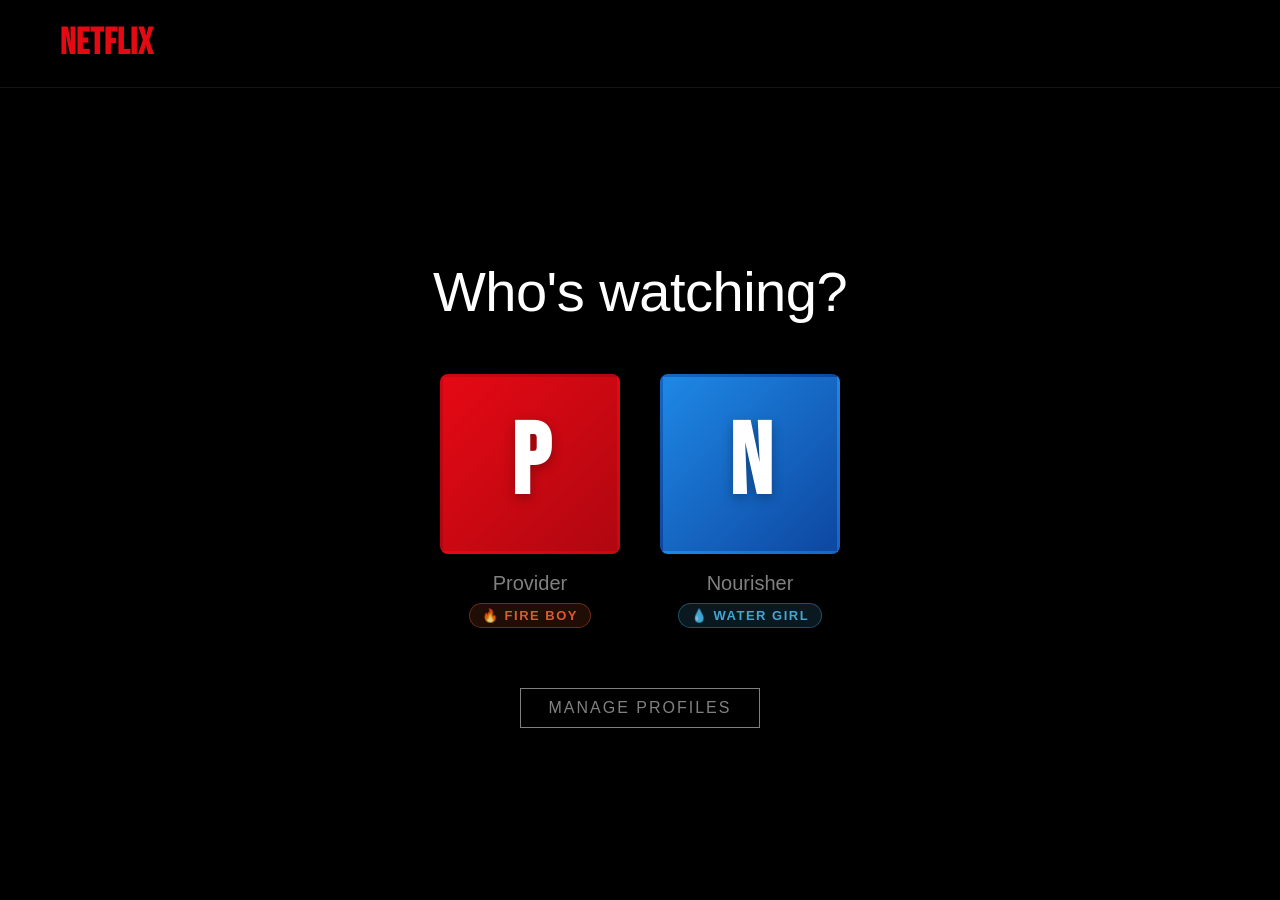
<file: index.html>
<!DOCTYPE html>
<html lang="en">
<head>
    <meta charset="UTF-8">
    <meta name="viewport" content="width=device-width, initial-scale=1.0">
    <title>Netflix - Who's Watching?</title>
    <link rel="stylesheet" href="styles.css">
    <link rel="preconnect" href="https://fonts.googleapis.com">
    <link rel="preconnect" href="https://fonts.gstatic.com" crossorigin>
    <link href="https://fonts.googleapis.com/css2?family=Netflix+Sans:wght@400;500;700&family=Bebas+Neue&display=swap" rel="stylesheet">
</head>
<body>
    <div class="netflix-intro" id="netflixIntro">
        <div class="intro-logo">
            <span class="intro-letter">N</span>
            <span class="intro-letter">E</span>
            <span class="intro-letter">T</span>
            <span class="intro-letter">F</span>
            <span class="intro-letter">L</span>
            <span class="intro-letter">I</span>
            <span class="intro-letter">X</span>
        </div>
    </div>

    <header class="top-bar">
        <div class="logo">NETFLIX</div>
    </header>

    <main class="profile-container">
        <h1 class="title">Who's watching?</h1>

        <div class="profiles">
            <div class="profile" data-profile="provider">
                <div class="profile-avatar provider-avatar">
                    <span class="avatar-letter">P</span>
                </div>
                <div class="profile-name">Provider</div>
                <div class="profile-tag fire-tag">🔥 Fire Boy</div>
            </div>

            <div class="profile" data-profile="nourisher">
                <div class="profile-avatar nourisher-avatar">
                    <span class="avatar-letter">N</span>
                </div>
                <div class="profile-name">Nourisher</div>
                <div class="profile-tag water-tag">💧 Water Girl</div>
            </div>
        </div>

        <button class="manage-btn">Manage Profiles</button>
    </main>

    <!-- Provider roast modal -->
    <div class="roast-overlay" id="roastOverlay">
        <div class="roast-box" id="roastBox">
            <div class="roast-emoji" id="roastEmoji">🔥</div>
            <p class="roast-text">
                <span class="roast-line" id="line1">Bro... 💀</span>
                <span class="roast-line" id="line2">I hate to break it to you but—</span>
                <span class="roast-line" id="line3">YOU ARE A <strong>NOURISHER.</strong> 🍼</span>
            </p>
            <button class="roast-close" id="roastClose">I can't believe this 😤</button>
        </div>
    </div>

    <script src="script.js"></script>
</body>
</html>
</file>
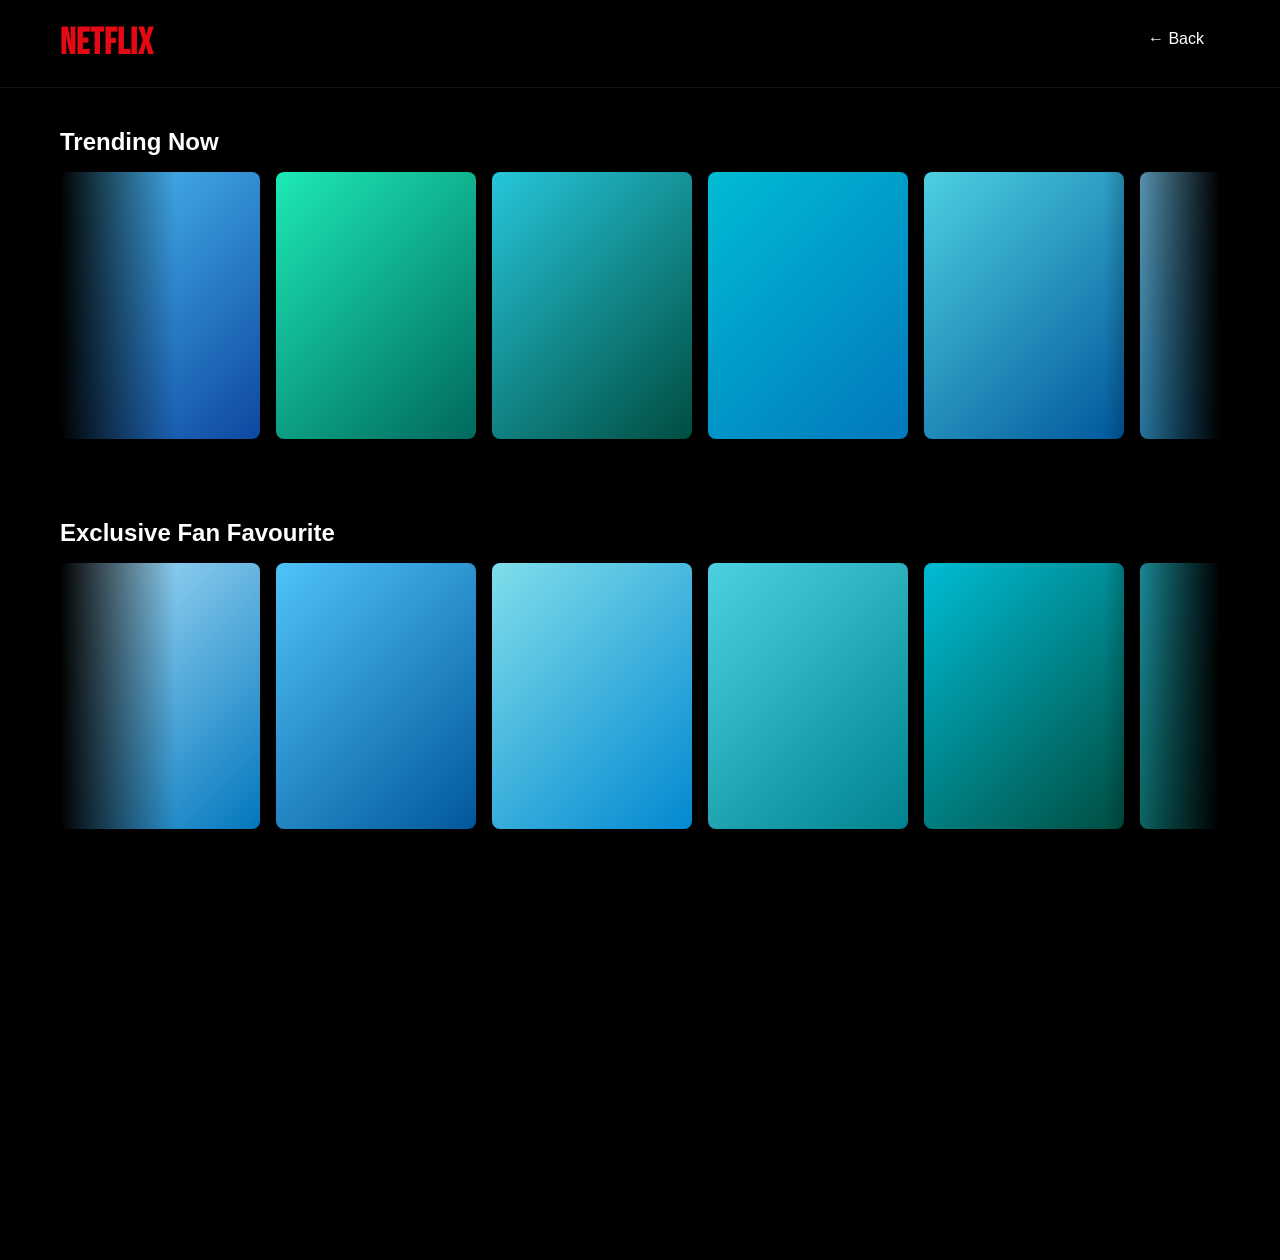
<file: nourisher.html>
<!DOCTYPE html>
<html lang="en">
<head>
    <meta charset="UTF-8">
    <meta name="viewport" content="width=device-width, initial-scale=1.0">
    <title>Netflix - Nourisher</title>
    <link rel="stylesheet" href="styles.css">
    <link rel="preconnect" href="https://fonts.googleapis.com">
    <link rel="preconnect" href="https://fonts.gstatic.com" crossorigin>
    <link href="https://fonts.googleapis.com/css2?family=Netflix+Sans:wght@400;500;700&family=Bebas+Neue&display=swap" rel="stylesheet">
</head>
<body class="nourisher-page">
    <header class="top-bar">
        <div class="logo">NETFLIX</div>
        <button class="back-btn" id="backBtn">← Back</button>
    </header>

    <!-- Section 1: Trending Now -->
    <section class="content-section">
        <h2 class="section-title">Trending Now</h2>
        <div class="scroll-container">
            <div class="tiles-scroll">
                <div class="tile" data-message="Tile 1 message">
                    <div class="tile-image" style="background: linear-gradient(135deg, #4fc3f7 0%, #0d47a1 100%);"></div>
                </div>
                <div class="tile" data-message="Tile 2 message">
                    <div class="tile-image" style="background: linear-gradient(135deg, #1de9b6 0%, #00695c 100%);"></div>
                </div>
                <div class="tile" data-message="Tile 3 message">
                    <div class="tile-image" style="background: linear-gradient(135deg, #26c6da 0%, #004d40 100%);"></div>
                </div>
                <div class="tile" data-message="Tile 4 message">
                    <div class="tile-image" style="background: linear-gradient(135deg, #00bcd4 0%, #0277bd 100%);"></div>
                </div>
                <div class="tile" data-message="Tile 5 message">
                    <div class="tile-image" style="background: linear-gradient(135deg, #4dd0e1 0%, #01579b 100%);"></div>
                </div>
                <div class="tile" data-message="Tile 6 message">
                    <div class="tile-image" style="background: linear-gradient(135deg, #81d4fa 0%, #0288d1 100%);"></div>
                </div>
                <!-- Duplicate for infinite scroll -->
                <div class="tile" data-message="Tile 1 message">
                    <div class="tile-image" style="background: linear-gradient(135deg, #4fc3f7 0%, #0d47a1 100%);"></div>
                </div>
                <div class="tile" data-message="Tile 2 message">
                    <div class="tile-image" style="background: linear-gradient(135deg, #1de9b6 0%, #00695c 100%);"></div>
                </div>
                <div class="tile" data-message="Tile 3 message">
                    <div class="tile-image" style="background: linear-gradient(135deg, #26c6da 0%, #004d40 100%);"></div>
                </div>
                <div class="tile" data-message="Tile 4 message">
                    <div class="tile-image" style="background: linear-gradient(135deg, #00bcd4 0%, #0277bd 100%);"></div>
                </div>
                <div class="tile" data-message="Tile 5 message">
                    <div class="tile-image" style="background: linear-gradient(135deg, #4dd0e1 0%, #01579b 100%);"></div>
                </div>
                <div class="tile" data-message="Tile 6 message">
                    <div class="tile-image" style="background: linear-gradient(135deg, #81d4fa 0%, #0288d1 100%);"></div>
                </div>
            </div>
        </div>
    </section>

    <!-- Section 2: Exclusive Fan Favourite -->
    <section class="content-section">
        <h2 class="section-title">Exclusive Fan Favourite</h2>
        <div class="scroll-container">
            <div class="tiles-scroll">
                <div class="tile" data-message="Tile 7 message">
                    <div class="tile-image" style="background: linear-gradient(135deg, #b3e5fc 0%, #0277bd 100%);"></div>
                </div>
                <div class="tile" data-message="Tile 8 message">
                    <div class="tile-image" style="background: linear-gradient(135deg, #4fc3f7 0%, #01579b 100%);"></div>
                </div>
                <div class="tile" data-message="Tile 9 message">
                    <div class="tile-image" style="background: linear-gradient(135deg, #80deea 0%, #0288d1 100%);"></div>
                </div>
                <div class="tile" data-message="Tile 10 message">
                    <div class="tile-image" style="background: linear-gradient(135deg, #4dd0e1 0%, #00838f 100%);"></div>
                </div>
                <div class="tile" data-message="Tile 11 message">
                    <div class="tile-image" style="background: linear-gradient(135deg, #00bcd4 0%, #004d40 100%);"></div>
                </div>
                <div class="tile" data-message="Tile 12 message">
                    <div class="tile-image" style="background: linear-gradient(135deg, #26c6da 0%, #00695c 100%);"></div>
                </div>
                <!-- Duplicate for infinite scroll -->
                <div class="tile" data-message="Tile 7 message">
                    <div class="tile-image" style="background: linear-gradient(135deg, #b3e5fc 0%, #0277bd 100%);"></div>
                </div>
                <div class="tile" data-message="Tile 8 message">
                    <div class="tile-image" style="background: linear-gradient(135deg, #4fc3f7 0%, #01579b 100%);"></div>
                </div>
                <div class="tile" data-message="Tile 9 message">
                    <div class="tile-image" style="background: linear-gradient(135deg, #80deea 0%, #0288d1 100%);"></div>
                </div>
                <div class="tile" data-message="Tile 10 message">
                    <div class="tile-image" style="background: linear-gradient(135deg, #4dd0e1 0%, #00838f 100%);"></div>
                </div>
                <div class="tile" data-message="Tile 11 message">
                    <div class="tile-image" style="background: linear-gradient(135deg, #00bcd4 0%, #004d40 100%);"></div>
                </div>
                <div class="tile" data-message="Tile 12 message">
                    <div class="tile-image" style="background: linear-gradient(135deg, #26c6da 0%, #00695c 100%);"></div>
                </div>
            </div>
        </div>
    </section>

    <!-- Section 3: Top 5 -->
    <section class="content-section">
        <h2 class="section-title">Top 5</h2>
        <div class="scroll-container">
            <div class="tiles-scroll">
                <div class="tile" data-message="Tile 13 message">
                    <div class="tile-image" style="background: linear-gradient(135deg, #80deea 0%, #0288d1 100%);"></div>
                </div>
                <div class="tile" data-message="Tile 14 message">
                    <div class="tile-image" style="background: linear-gradient(135deg, #4fc3f7 0%, #0277bd 100%);"></div>
                </div>
                <div class="tile" data-message="Tile 15 message">
                    <div class="tile-image" style="background: linear-gradient(135deg, #1de9b6 0%, #00695c 100%);"></div>
                </div>
                <div class="tile" data-message="Tile 16 message">
                    <div class="tile-image" style="background: linear-gradient(135deg, #00bcd4 0%, #004d40 100%);"></div>
                </div>
                <div class="tile" data-message="Tile 17 message">
                    <div class="tile-image" style="background: linear-gradient(135deg, #26c6da 0%, #00695c 100%);"></div>
                </div>
                <div class="tile" data-message="Tile 18 message">
                    <div class="tile-image" style="background: linear-gradient(135deg, #81d4fa 0%, #0288d1 100%);"></div>
                </div>
                <!-- Duplicate for infinite scroll -->
                <div class="tile" data-message="Tile 13 message">
                    <div class="tile-image" style="background: linear-gradient(135deg, #80deea 0%, #0288d1 100%);"></div>
                </div>
                <div class="tile" data-message="Tile 14 message">
                    <div class="tile-image" style="background: linear-gradient(135deg, #4fc3f7 0%, #0277bd 100%);"></div>
                </div>
                <div class="tile" data-message="Tile 15 message">
                    <div class="tile-image" style="background: linear-gradient(135deg, #1de9b6 0%, #00695c 100%);"></div>
                </div>
                <div class="tile" data-message="Tile 16 message">
                    <div class="tile-image" style="background: linear-gradient(135deg, #00bcd4 0%, #004d40 100%);"></div>
                </div>
                <div class="tile" data-message="Tile 17 message">
                    <div class="tile-image" style="background: linear-gradient(135deg, #26c6da 0%, #00695c 100%);"></div>
                </div>
                <div class="tile" data-message="Tile 18 message">
                    <div class="tile-image" style="background: linear-gradient(135deg, #81d4fa 0%, #0288d1 100%);"></div>
                </div>
            </div>
        </div>
    </section>

    <!-- Message Modal -->
    <div class="tile-modal" id="tileModal">
        <div class="modal-content">
            <p class="modal-message" id="modalMessage"></p>
            <button class="modal-close" id="modalClose">✕</button>
        </div>
    </div>

    <script src="nourisher.js"></script>
</body>
</html>
</file>
<file: styles.css>
* {
    margin: 0;
    padding: 0;
    box-sizing: border-box;
}

.netflix-intro {
    position: fixed;
    inset: 0;
    background-color: #000;
    z-index: 9999;
    display: flex;
    align-items: center;
    justify-content: center;
    animation: introFadeOut 0.8s ease-in 3.2s forwards;
}

.intro-logo {
    font-family: 'Bebas Neue', sans-serif;
    font-size: clamp(80px, 18vw, 220px);
    color: #e50914;
    letter-spacing: 4px;
    display: flex;
    transform: scale(0.3);
    opacity: 0;
    animation: introZoom 2.4s cubic-bezier(0.2, 0.8, 0.2, 1) forwards;
    text-shadow:
        0 0 20px rgba(229, 9, 20, 0.7),
        0 0 60px rgba(229, 9, 20, 0.4);
}

.intro-letter {
    display: inline-block;
    opacity: 0;
    transform: translateY(40px);
    animation: letterDrop 0.5s ease-out forwards;
}

.intro-letter:nth-child(1) { animation-delay: 0.1s; }
.intro-letter:nth-child(2) { animation-delay: 0.2s; }
.intro-letter:nth-child(3) { animation-delay: 0.3s; }
.intro-letter:nth-child(4) { animation-delay: 0.4s; }
.intro-letter:nth-child(5) { animation-delay: 0.5s; }
.intro-letter:nth-child(6) { animation-delay: 0.6s; }
.intro-letter:nth-child(7) { animation-delay: 0.7s; }

@keyframes introZoom {
    0% {
        transform: scale(0.3);
        opacity: 0;
    }
    40% {
        transform: scale(1);
        opacity: 1;
    }
    80% {
        transform: scale(1);
        opacity: 1;
    }
    100% {
        transform: scale(1.4);
        opacity: 0.9;
    }
}

@keyframes letterDrop {
    0% {
        opacity: 0;
        transform: translateY(40px);
    }
    100% {
        opacity: 1;
        transform: translateY(0);
    }
}

@keyframes introFadeOut {
    0% {
        opacity: 1;
        visibility: visible;
    }
    100% {
        opacity: 0;
        visibility: hidden;
    }
}

.netflix-intro.done {
    display: none;
}

.profile-container,
.top-bar {
    opacity: 0;
    animation: contentFadeIn 1s ease-out 3.6s forwards;
}

@keyframes contentFadeIn {
    from { opacity: 0; transform: translateY(10px); }
    to { opacity: 1; transform: translateY(0); }
}

html, body {
    height: 100%;
    background-color: #000;
    color: #fff;
    font-family: 'Netflix Sans', 'Helvetica Neue', Helvetica, Arial, sans-serif;
    overflow-x: hidden;
}

.top-bar {
    padding: 22px 60px;
    border-bottom: 1px solid rgba(255, 255, 255, 0.08);
}

.logo {
    color: #e50914;
    font-family: 'Bebas Neue', sans-serif;
    font-size: 36px;
    font-weight: 700;
    letter-spacing: 1px;
}

.profile-container {
    min-height: calc(100vh - 90px);
    display: flex;
    flex-direction: column;
    align-items: center;
    justify-content: center;
    padding: 40px 20px;
}

.title {
    font-size: 56px;
    font-weight: 400;
    margin-bottom: 50px;
    color: #fff;
    text-align: center;
    letter-spacing: -0.5px;
}

.profiles {
    display: flex;
    gap: 40px;
    flex-wrap: wrap;
    justify-content: center;
    margin-bottom: 60px;
}

.profile {
    display: flex;
    flex-direction: column;
    align-items: center;
    cursor: pointer;
    transition: transform 0.2s ease;
}

.profile-avatar {
    width: 180px;
    height: 180px;
    border-radius: 8px;
    display: flex;
    align-items: center;
    justify-content: center;
    border: 3px solid transparent;
    transition: border-color 0.2s ease, transform 0.2s ease;
    position: relative;
    overflow: hidden;
}

.provider-avatar {
    background: linear-gradient(135deg, #e50914 0%, #b00710 100%);
}

.nourisher-avatar {
    background: linear-gradient(135deg, #1e88e5 0%, #0d47a1 100%);
}

.avatar-letter {
    font-size: 100px;
    font-weight: 700;
    color: #fff;
    text-shadow: 0 4px 12px rgba(0, 0, 0, 0.3);
    font-family: 'Bebas Neue', sans-serif;
}

.profile:hover .profile-avatar {
    border-color: #fff;
    transform: scale(1.02);
}

.profile:hover .profile-name {
    color: #fff;
}

.profile-name {
    margin-top: 18px;
    font-size: 20px;
    color: #808080;
    transition: color 0.2s ease;
    font-weight: 500;
}

.profile-tag {
    margin-top: 8px;
    font-size: 13px;
    font-weight: 700;
    letter-spacing: 1.5px;
    text-transform: uppercase;
    padding: 4px 12px;
    border-radius: 20px;
    opacity: 0.85;
    transition: opacity 0.2s ease, transform 0.2s ease;
}

.profile:hover .profile-tag {
    opacity: 1;
    transform: scale(1.05);
}

.fire-tag {
    color: #ff6b35;
    background: rgba(255, 107, 53, 0.15);
    border: 1px solid rgba(255, 107, 53, 0.4);
}

.water-tag {
    color: #4fc3f7;
    background: rgba(79, 195, 247, 0.15);
    border: 1px solid rgba(79, 195, 247, 0.4);
}

.manage-btn {
    background: transparent;
    border: 1px solid #808080;
    color: #808080;
    padding: 10px 28px;
    font-size: 16px;
    letter-spacing: 2px;
    cursor: pointer;
    transition: color 0.2s ease, border-color 0.2s ease;
    font-family: inherit;
    text-transform: uppercase;
}

.manage-btn:hover {
    color: #fff;
    border-color: #fff;
}

/* ── Provider roast modal ── */

.roast-overlay {
    position: fixed;
    inset: 0;
    background: rgba(0, 0, 0, 0.85);
    z-index: 9998;
    display: flex;
    align-items: center;
    justify-content: center;
    opacity: 0;
    visibility: hidden;
    transition: opacity 0.3s ease, visibility 0.3s ease;
}

.roast-overlay.show {
    opacity: 1;
    visibility: visible;
}

.roast-box {
    background: #1a1a1a;
    border: 2px solid #e50914;
    border-radius: 16px;
    padding: 48px 40px 36px;
    max-width: 480px;
    width: 90%;
    text-align: center;
    display: flex;
    flex-direction: column;
    align-items: center;
    gap: 20px;
    transform: scale(0.5) rotate(-6deg);
    opacity: 0;
    transition: transform 0.5s cubic-bezier(0.34, 1.56, 0.64, 1), opacity 0.4s ease;
}

.roast-overlay.show .roast-box {
    transform: scale(1) rotate(0deg);
    opacity: 1;
}

.roast-emoji {
    font-size: 64px;
    animation: heartbeat 1.2s ease-in-out infinite;
    display: block;
}

@keyframes heartbeat {
    0%, 100% { transform: scale(1) rotate(0deg); }
    25%       { transform: scale(1.2) rotate(-5deg); }
    50%       { transform: scale(1.1) rotate(5deg); }
    75%       { transform: scale(1.25) rotate(-3deg); }
}

.roast-text {
    display: flex;
    flex-direction: column;
    gap: 10px;
}

.roast-line {
    display: block;
    font-size: 26px;
    color: #fff;
    opacity: 0;
    transform: translateY(20px);
    transition: opacity 0.4s ease, transform 0.4s ease;
}

.roast-line strong {
    color: #e50914;
    font-size: 30px;
    display: inline-block;
    animation: none;
}

.roast-overlay.show .roast-line:nth-child(1) {
    opacity: 1; transform: translateY(0);
    transition-delay: 0.4s;
}
.roast-overlay.show .roast-line:nth-child(2) {
    opacity: 1; transform: translateY(0);
    transition-delay: 0.9s;
}
.roast-overlay.show .roast-line:nth-child(3) {
    opacity: 1; transform: translateY(0);
    transition-delay: 1.4s;
}

.roast-overlay.show .roast-line:nth-child(3) strong {
    animation: jiggle 0.5s ease 1.9s both;
}

@keyframes jiggle {
    0%   { transform: rotate(0deg) scale(1); }
    20%  { transform: rotate(-8deg) scale(1.1); }
    40%  { transform: rotate(8deg) scale(1.15); }
    60%  { transform: rotate(-5deg) scale(1.1); }
    80%  { transform: rotate(4deg) scale(1.05); }
    100% { transform: rotate(0deg) scale(1); }
}

.roast-close {
    margin-top: 10px;
    background: #e50914;
    color: #fff;
    border: none;
    padding: 12px 32px;
    font-size: 16px;
    border-radius: 6px;
    cursor: pointer;
    font-family: inherit;
    font-weight: 600;
    opacity: 0;
    transition: opacity 0.4s ease 2.2s, background 0.2s ease;
}

.roast-overlay.show .roast-close {
    opacity: 1;
}

.roast-close:hover {
    background: #b00710;
}

/* ── end roast modal ── */

/* ── Nourisher Page ── */

.nourisher-page {
    background-color: #000;
}

.back-btn {
    position: absolute;
    right: 60px;
    top: 22px;
    background: transparent;
    border: none;
    color: #fff;
    padding: 8px 16px;
    font-size: 16px;
    cursor: pointer;
    font-family: inherit;
    font-weight: 500;
    transition: opacity 0.2s ease;
}

.back-btn:hover {
    opacity: 0.7;
}

.content-section {
    padding: 40px 60px;
}

.section-title {
    font-size: 24px;
    font-weight: 600;
    color: #fff;
    margin-bottom: 16px;
}

.scroll-container {
    width: 100%;
    overflow: hidden;
    mask-image: linear-gradient(90deg, transparent 0%, black 10%, black 90%, transparent 100%);
    -webkit-mask-image: linear-gradient(90deg, transparent 0%, black 10%, black 90%, transparent 100%);
}

.tiles-scroll {
    display: flex;
    gap: 16px;
    animation: scroll-left 40s linear infinite;
}

.tile {
    flex-shrink: 0;
    width: 200px;
    cursor: pointer;
    border-radius: 8px;
    overflow: hidden;
    transition: transform 0.2s ease, box-shadow 0.2s ease;
}

.tile:hover {
    transform: scale(1.05);
    box-shadow: 0 8px 24px rgba(0, 0, 0, 0.6);
}

.tile-image {
    width: 100%;
    aspect-ratio: 9 / 12;
    display: flex;
    align-items: center;
    justify-content: center;
    font-size: 24px;
    color: #fff;
    font-weight: 700;
}

/* Tile Modal */
.tile-modal {
    position: fixed;
    inset: 0;
    background: rgba(0, 0, 0, 0.85);
    z-index: 9998;
    display: flex;
    align-items: center;
    justify-content: center;
    opacity: 0;
    visibility: hidden;
    transition: opacity 0.3s ease, visibility 0.3s ease;
}

.tile-modal.show {
    opacity: 1;
    visibility: visible;
}

.modal-content {
    background: #1a1a1a;
    border: 2px solid #4fc3f7;
    border-radius: 12px;
    padding: 48px 40px;
    max-width: 500px;
    width: 90%;
    text-align: center;
    position: relative;
    transform: scale(0.8);
    opacity: 0;
    transition: transform 0.4s cubic-bezier(0.34, 1.56, 0.64, 1), opacity 0.3s ease;
}

.tile-modal.show .modal-content {
    transform: scale(1);
    opacity: 1;
}

.modal-message {
    font-size: 36px;
    color: #fff;
    animation: messageSlideIn 0.6s ease 0.2s both;
}

@keyframes messageSlideIn {
    from {
        opacity: 0;
        transform: translateY(20px);
    }
    to {
        opacity: 1;
        transform: translateY(0);
    }
}

@keyframes scroll-left {
    0% {
        transform: translateX(0);
    }
    100% {
        transform: translateX(calc(-200px * 6 - 96px));
    }
}

.modal-close {
    position: absolute;
    top: 16px;
    right: 16px;
    background: transparent;
    border: none;
    color: #4fc3f7;
    font-size: 28px;
    cursor: pointer;
    transition: transform 0.2s ease;
}

.modal-close:hover {
    transform: rotate(90deg);
}

/* ── end nourisher page ── */

@media (max-width: 600px) {
    .title {
        font-size: 36px;
        margin-bottom: 36px;
    }

    .profiles {
        gap: 24px;
    }

    .profile-avatar {
        width: 120px;
        height: 120px;
    }

    .avatar-letter {
        font-size: 70px;
    }

    .profile-name {
        font-size: 16px;
    }

    .top-bar {
        padding: 16px 24px;
    }

    .logo {
        font-size: 28px;
    }
}
</file>
